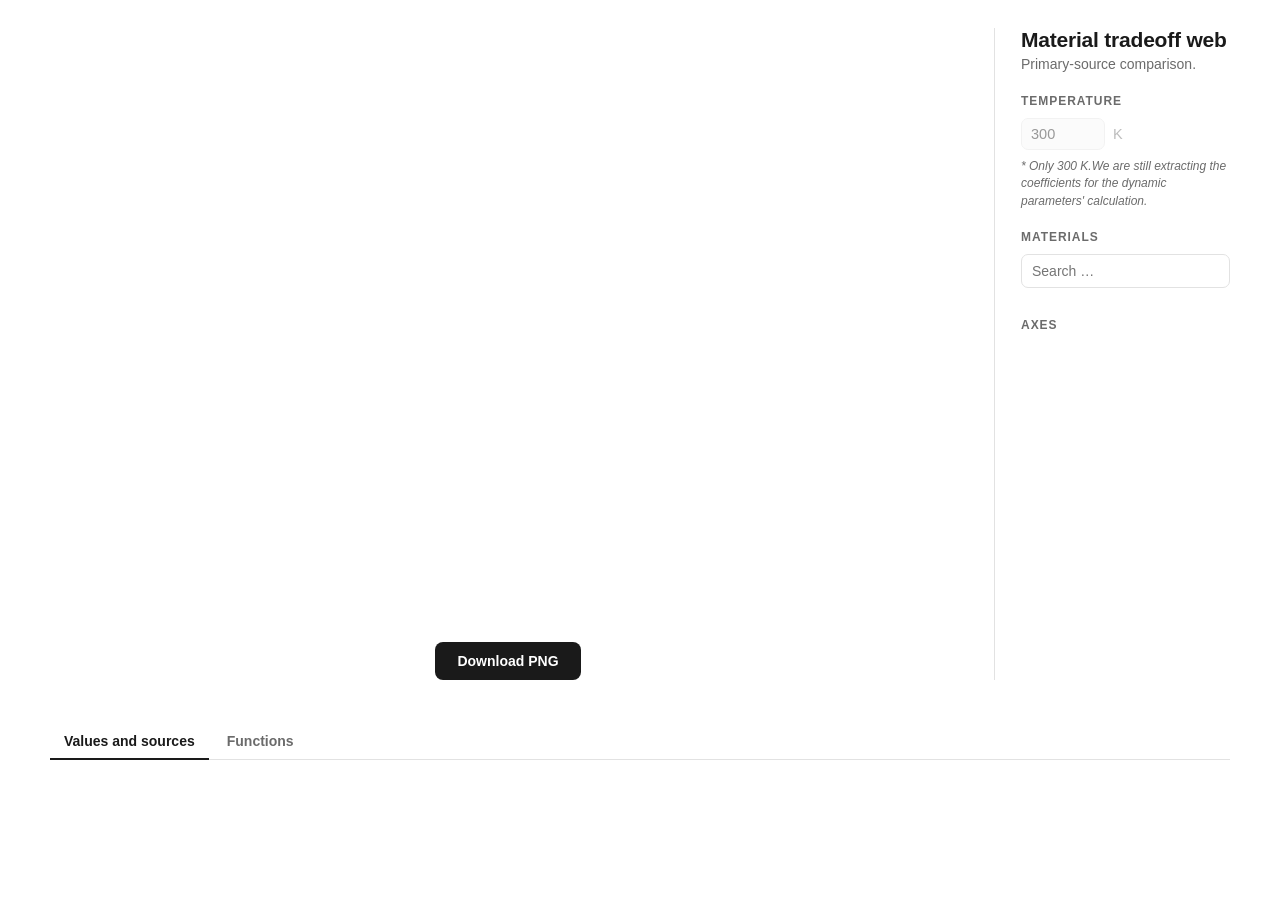
<file: index.html>
<!doctype html>
<html lang="en">
<head>
  <meta charset="utf-8">
  <meta http-equiv="refresh" content="0; url=mat_web/">
  <meta name="viewport" content="width=device-width, initial-scale=1">
  <title>Material tradeoff web</title>
</head>
<body>
  <p><a href="mat_web/">Open the material tradeoff web</a></p>
</body>
</html>
</file>
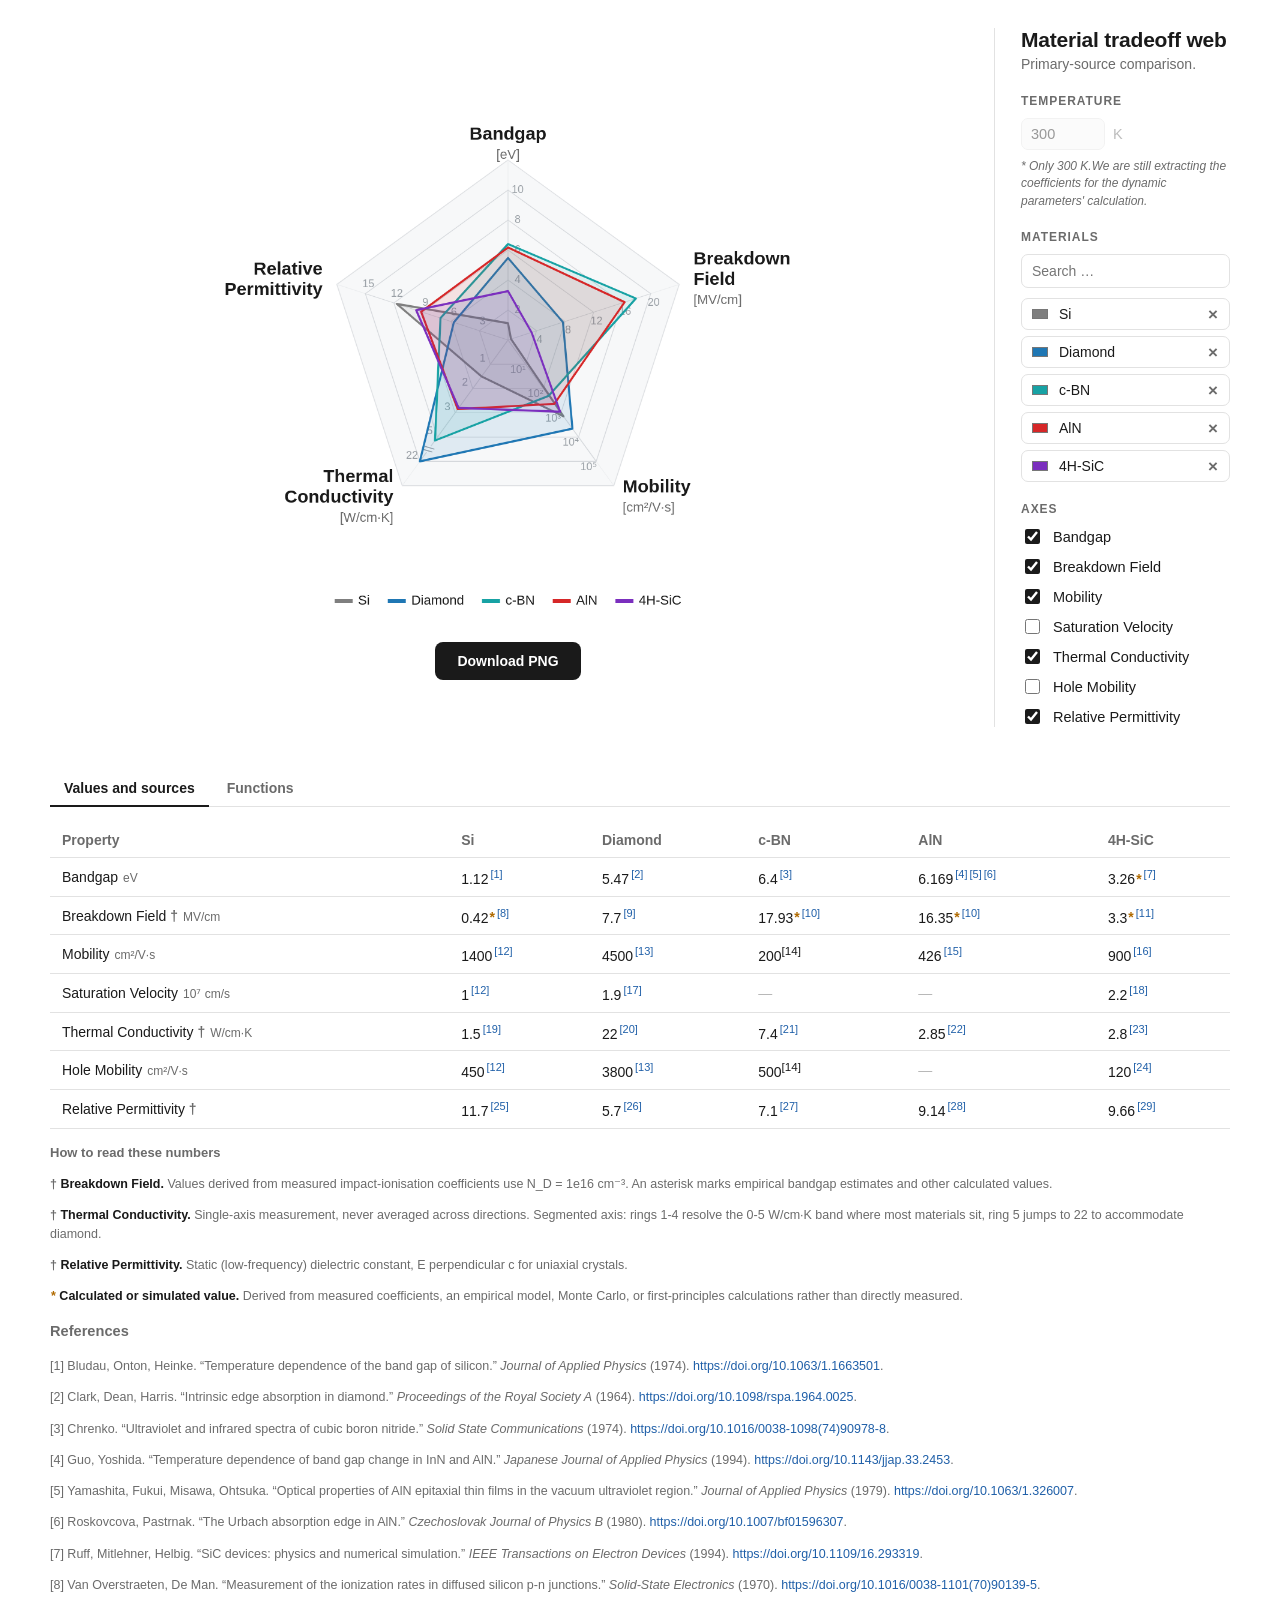
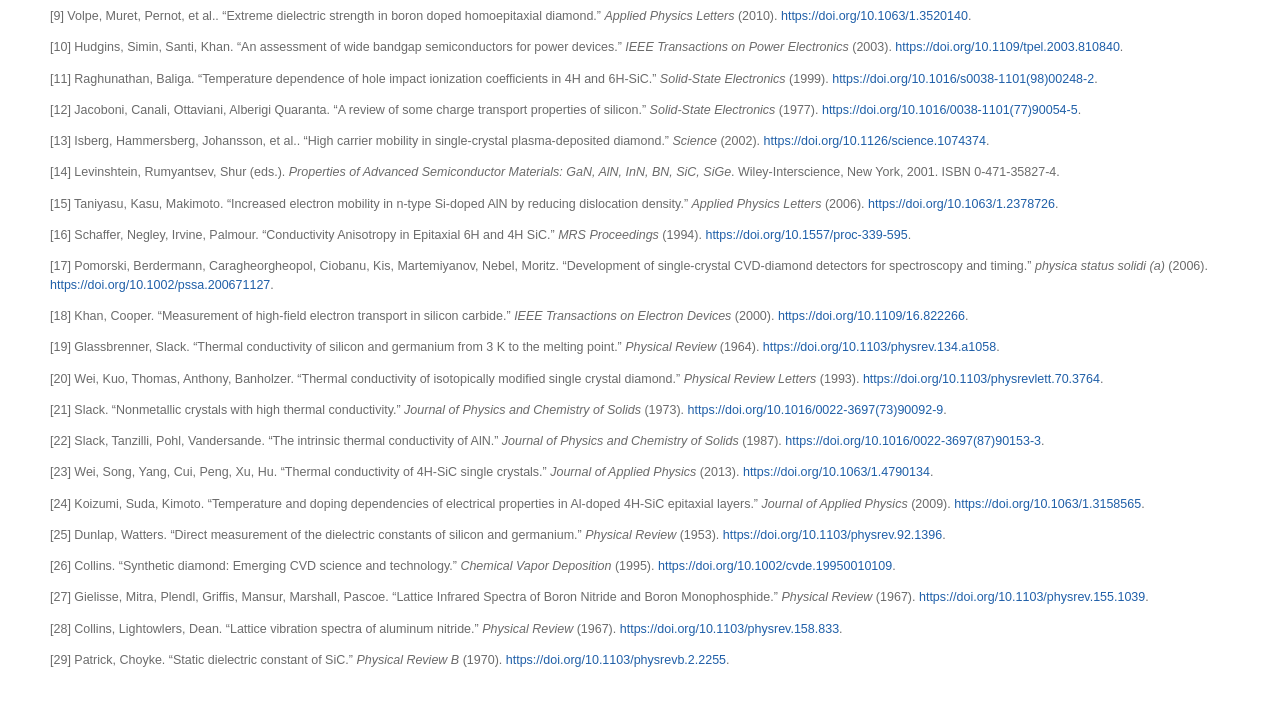
<file: mat_web/index.html>
<!doctype html>
<html lang="en">
<head>
  <meta charset="utf-8">
  <meta name="viewport" content="width=device-width, initial-scale=1">
  <title>Material tradeoff web</title>
  <link rel="stylesheet" href="styles.css">
</head>
<body>
  <main>
    <section class="stage">
      <div class="canvas-wrap">
        <canvas id="radar" width="1200" height="1000" aria-label="Semiconductor property radar chart"></canvas>
      </div>
      <button id="download" type="button">Download PNG</button>
    </section>

    <aside class="panel">
      <h1>Material tradeoff web</h1>
      <p class="sub">Primary-source comparison.</p>

      <h2>Temperature</h2>
      <div class="temp-field">
        <input id="temperature" type="number" value="300" min="1" step="1" aria-describedby="temp-note">
        <span>K</span>
      </div>
      <p id="temp-note" class="temp-note">* Only 300 K.We are still extracting the coefficients for the dynamic parameters' calculation.</p>

      <h2>Materials</h2>
      <div class="picker">
        <input id="material-search" type="text" placeholder="Search &hellip;" autocomplete="off"
               role="combobox" aria-expanded="false" aria-controls="material-options" aria-autocomplete="list">
        <ul id="material-options" class="options" role="listbox" hidden></ul>
      </div>
      <ul id="material-chips" class="chips"></ul>

      <h2>Axes</h2>
      <div id="axes" class="rows"></div>
    </aside>
  </main>

  <section class="table-wrap">
    <div class="tabs" role="tablist">
      <button type="button" role="tab" id="tab-values" class="tab active" aria-selected="true" aria-controls="panel-values">Values and sources</button>
      <button type="button" role="tab" id="tab-functions" class="tab" aria-selected="false" aria-controls="panel-functions">Functions</button>
    </div>

    <div id="panel-values" role="tabpanel" aria-labelledby="tab-values">
      <table id="table"></table>
      <div id="axisnotes" class="axisnotes"></div>
      <div id="refnotes" class="refnotes"></div>
    </div>

    <div id="panel-functions" role="tabpanel" aria-labelledby="tab-functions" hidden>
      <table id="functions-table"></table>
      <div id="functions-note" class="refnotes"></div>
    </div>
  </section>

  <script src="app.js?v=20260802-2"></script>
</body>
</html>
</file>
<file: mat_web/styles.css>
:root {
  --ink: #1a1a1a;
  --muted: #6b6b6b;
  --line: #e2e2e2;
  --bg: #ffffff;
}

* { box-sizing: border-box; }

body {
  margin: 0;
  padding: 28px 32px;
  font-family: Arial, Helvetica, sans-serif;
  color: var(--ink);
  background: var(--bg);
}

main {
  display: flex;
  gap: 28px;
  align-items: stretch;
  max-width: 1180px;
  margin: 0 auto;
}

.stage {
  flex: 1 1 auto;
  display: flex;
  flex-direction: column;
  align-items: center;
  gap: 14px;
}

.canvas-wrap { width: 100%; }

#radar {
  width: 100%;
  max-width: 720px;
  height: auto;
  display: block;
  margin: 0 auto;
}

.legend {
  display: flex;
  gap: 22px;
  flex-wrap: wrap;
  justify-content: center;
}

.legend span {
  display: inline-flex;
  align-items: center;
  gap: 7px;
  font-size: 15px;
  font-weight: 600;
}

.legend i {
  width: 26px;
  height: 5px;
  border-radius: 3px;
}

button {
  border: none;
  background: var(--ink);
  color: #fff;
  padding: 11px 22px;
  border-radius: 8px;
  font-size: 14px;
  font-weight: 600;
  cursor: pointer;
}

button:hover { opacity: 0.88; }

.panel {
  flex: 0 0 236px;
  border-left: 1px solid var(--line);
  padding-left: 26px;
}

.panel h1 { font-size: 21px; margin: 0 0 4px; letter-spacing: -0.01em; }
.sub { color: var(--muted); margin: 0 0 22px; font-size: 14px; }

.panel h2 {
  font-size: 12px;
  text-transform: uppercase;
  letter-spacing: 0.08em;
  color: var(--muted);
  margin: 20px 0 10px;
}

.rows { display: flex; flex-direction: column; gap: 9px; }

.rows label {
  display: flex;
  align-items: center;
  gap: 10px;
  font-size: 14.5px;
  cursor: pointer;
}

.rows input[type="checkbox"] { width: 15px; height: 15px; accent-color: var(--ink); }

.rows input[type="color"] {
  width: 24px;
  height: 20px;
  border: none;
  background: none;
  padding: 0;
  cursor: pointer;
}

/* temperature (inactive until the dynamic coefficients are extracted) */
.temp-field {
  display: flex;
  align-items: center;
  gap: 8px;
  opacity: 0.45;
}

.temp-field input {
  width: 84px;
  padding: 7px 9px;
  font: inherit;
  font-size: 14.5px;
  color: var(--ink);
  border: 1px solid var(--line);
  border-radius: 7px;
  background: #f6f6f6;
}

.temp-field span { font-size: 14.5px; color: var(--muted); }

.temp-note {
  margin: 8px 0 0;
  font-size: 12px;
  line-height: 1.45;
  color: var(--muted);
  font-style: italic;
}

/* material picker: search box + dropdown */
.picker { position: relative; }

.picker input {
  width: 100%;
  padding: 8px 10px;
  font: inherit;
  font-size: 14px;
  color: var(--ink);
  border: 1px solid var(--line);
  border-radius: 7px;
  background: #fff;
}

.picker input:focus {
  outline: none;
  border-color: #b6b6b6;
}

.options {
  position: absolute;
  z-index: 10;
  top: calc(100% + 4px);
  left: 0;
  right: 0;
  max-height: 232px;
  overflow-y: auto;
  margin: 0;
  padding: 4px;
  list-style: none;
  background: #fff;
  border: 1px solid var(--line);
  border-radius: 8px;
  box-shadow: 0 6px 18px rgba(0, 0, 0, 0.08);
}

.options li {
  display: flex;
  align-items: center;
  gap: 8px;
  padding: 7px 8px;
  border-radius: 6px;
  font-size: 14px;
  cursor: pointer;
}

.options li:hover { background: #f2f4f6; }

.options li.empty {
  color: var(--muted);
  font-size: 13px;
  cursor: default;
}

.options li.empty:hover { background: none; }

.options small { color: var(--muted); font-size: 11.5px; margin-left: auto; }

/* selected materials, each removable */
.chips {
  display: flex;
  flex-direction: column;
  gap: 6px;
  list-style: none;
  margin: 10px 0 0;
  padding: 0;
}

.chips li {
  display: flex;
  align-items: center;
  gap: 9px;
  padding: 5px 6px 5px 8px;
  border: 1px solid var(--line);
  border-radius: 7px;
  font-size: 14px;
}

.chips input[type="color"] {
  flex: 0 0 auto;
  width: 20px;
  height: 18px;
  border: none;
  background: none;
  padding: 0;
  cursor: pointer;
}

.chips span { flex: 1 1 auto; }

.chips button {
  flex: 0 0 auto;
  padding: 0;
  width: 20px;
  height: 20px;
  border-radius: 5px;
  background: none;
  color: var(--muted);
  font-size: 17px;
  line-height: 1;
}

.chips button:hover {
  background: #f0f0f0;
  color: var(--ink);
  opacity: 1;
}

.table-wrap { max-width: 1180px; margin: 44px auto 0; }
.table-wrap h2 { font-size: 15px; margin-bottom: 12px; }

.tabs {
  display: flex;
  gap: 4px;
  border-bottom: 1px solid var(--line);
  margin-bottom: 16px;
}

.tab {
  background: none;
  color: var(--muted);
  border: none;
  border-bottom: 2px solid transparent;
  border-radius: 0;
  padding: 9px 14px;
  font-size: 14px;
  font-weight: 600;
  margin-bottom: -1px;
}

.tab:hover { color: var(--ink); opacity: 1; }

.tab.active {
  color: var(--ink);
  border-bottom-color: var(--ink);
}

/* functions table */
#panel-values, #panel-functions { overflow-x: auto; }

#functions-table .fn-name {
  vertical-align: top;
  font-weight: 600;
  white-space: normal;
  width: 300px;
}

.fn-expr {
  display: block;
  margin-top: 5px;
  font-family: "Cambria Math", Cambria, "Times New Roman", Times, serif;
  font-style: italic;
  font-size: 15px;
  font-weight: 400;
  line-height: 1.7;
  color: var(--ink);
  white-space: normal;
}

.term {
  font-family: "Cambria Math", Cambria, "Times New Roman", Times, serif;
  font-style: italic;
  font-weight: 700;
}

.fn-expr sub, .fn-expr sup, .term sub, .term sup { font-size: 0.72em; }

#functions-table tr.first-term td { border-top: 1px solid var(--line); }
#functions-table .term-cell { white-space: nowrap; font-size: 15px; }
#functions-table td, #functions-table th { padding: 7px 10px; }

table { border-collapse: collapse; width: 100%; font-size: 14px; }

th, td {
  border-bottom: 1px solid var(--line);
  padding: 9px 12px;
  text-align: left;
  white-space: nowrap;
}

th { color: var(--muted); font-weight: 600; }
td .unit { color: var(--muted); font-size: 12px; margin-left: 5px; }
td.missing { color: #b8b8b8; }

a { color: #1f5fa8; text-decoration: none; }
a:hover { text-decoration: underline; }
sup a { font-size: 11px; margin-left: 2px; }

.refnotes { margin-top: 14px; font-size: 12.5px; color: var(--muted); line-height: 1.5; }
.axisnotes { margin-top: 14px; font-size: 12.5px; color: var(--muted); line-height: 1.5; }
.axisnotes h3 { margin: 0 0 6px; font-size: 13px; }
.axisnotes b { color: var(--ink); }
.notemark { color: var(--muted); font-weight: 700; }
.simmark { color: #b06a00; font-weight: 700; margin-left: 1px; }

@media (max-width: 820px) {
  main { flex-direction: column; }
  .panel { border-left: none; border-top: 1px solid var(--line); padding-left: 0; padding-top: 20px; flex-basis: auto; }
}
</file>
